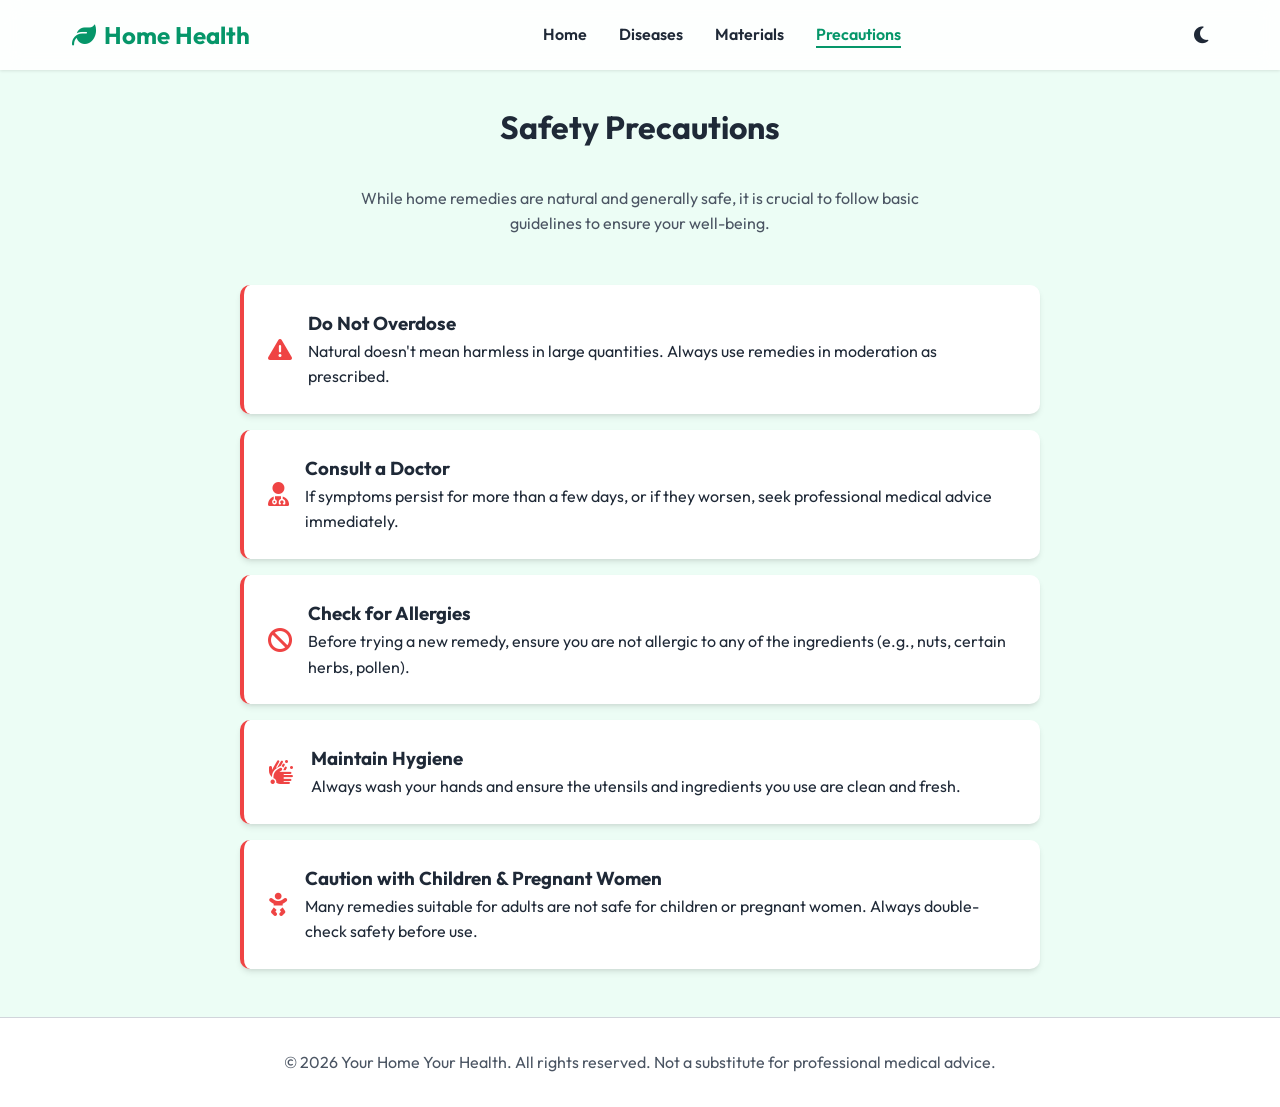
<file: precautions.html>
<!DOCTYPE html>
<html lang="en">
<head>
    <meta charset="UTF-8">
    <meta name="viewport" content="width=device-width, initial-scale=1.0">
    <title>Precautions | Your Home Your Health</title>
    <meta name="description" content="Important safety precautions when using home remedies.">
    <link rel="stylesheet" href="style.css">
</head>
<body>

    <header>
        <nav>
            <a href="index.html" class="logo">
                <i class="fa-solid fa-leaf"></i> Home Health
            </a>
            <ul class="nav-links">
                <li><a href="index.html">Home</a></li>
                <li><a href="diseases.html">Diseases</a></li>
                <li><a href="materials.html">Materials</a></li>
                <li><a href="precautions.html" class="active">Precautions</a></li>
            </ul>
            <button class="theme-switch" aria-label="Toggle Dark Mode">
                <i class="fa-solid fa-moon"></i>
            </button>
            <button class="menu-toggle" aria-label="Toggle Mobile Menu">
                <i class="fa-solid fa-bars"></i>
            </button>
        </nav>
    </header>

    <main>
        <h1 class="section-title animate-in">Safety Precautions</h1>
        <p style="text-align: center; max-width: 600px; margin: 0 auto 3rem; color: var(--text-muted);" class="animate-in">While home remedies are natural and generally safe, it is crucial to follow basic guidelines to ensure your well-being.</p>
        
        <ul class="precautions-list animate-in" style="animation-delay: 0.2s;">
            <li>
                <i class="fa-solid fa-triangle-exclamation"></i>
                <div>
                    <h3>Do Not Overdose</h3>
                    <p>Natural doesn't mean harmless in large quantities. Always use remedies in moderation as prescribed.</p>
                </div>
            </li>
            <li>
                <i class="fa-solid fa-user-doctor"></i>
                <div>
                    <h3>Consult a Doctor</h3>
                    <p>If symptoms persist for more than a few days, or if they worsen, seek professional medical advice immediately.</p>
                </div>
            </li>
            <li>
                <i class="fa-solid fa-ban"></i>
                <div>
                    <h3>Check for Allergies</h3>
                    <p>Before trying a new remedy, ensure you are not allergic to any of the ingredients (e.g., nuts, certain herbs, pollen).</p>
                </div>
            </li>
            <li>
                <i class="fa-solid fa-hands-bubbles"></i>
                <div>
                    <h3>Maintain Hygiene</h3>
                    <p>Always wash your hands and ensure the utensils and ingredients you use are clean and fresh.</p>
                </div>
            </li>
            <li>
                <i class="fa-solid fa-baby"></i>
                <div>
                    <h3>Caution with Children & Pregnant Women</h3>
                    <p>Many remedies suitable for adults are not safe for children or pregnant women. Always double-check safety before use.</p>
                </div>
            </li>
        </ul>
    </main>

    <footer>
        <p>&copy; 2026 Your Home Your Health. All rights reserved. Not a substitute for professional medical advice.</p>
    </footer>

    <script src="script.js"></script>
</body>
</html>
</file>
<file: style.css>
@import url('https://fonts.googleapis.com/css2?family=Outfit:wght@300;400;600;700&display=swap');
@import url('https://cdnjs.cloudflare.com/ajax/libs/font-awesome/6.4.0/css/all.min.css');

:root {
  /* Light Mode Colors */
  --primary-color: #059669; /* Emerald 600 */
  --primary-hover: #047857; /* Emerald 700 */
  --bg-color: #ecfdf5; /* Emerald 50 */
  --text-main: #1f2937; /* Gray 800 */
  --text-muted: #4b5563; /* Gray 600 */
  --card-bg: #ffffff;
  --border-color: #d1d5db;
  --header-bg: rgba(255, 255, 255, 0.9);
  --shadow: 0 4px 6px -1px rgba(0, 0, 0, 0.1), 0 2px 4px -1px rgba(0, 0, 0, 0.06);
  --shadow-hover: 0 10px 15px -3px rgba(0, 0, 0, 0.1), 0 4px 6px -2px rgba(0, 0, 0, 0.05);
}

[data-theme="dark"] {
  /* Dark Mode Colors */
  --primary-color: #10b981; /* Emerald 500 */
  --primary-hover: #34d399; /* Emerald 400 */
  --bg-color: #111827; /* Gray 900 */
  --text-main: #f9fafb; /* Gray 50 */
  --text-muted: #d1d5db; /* Gray 300 */
  --card-bg: #1f2937; /* Gray 800 */
  --border-color: #374151; /* Gray 700 */
  --header-bg: rgba(31, 41, 55, 0.9);
  --shadow: 0 4px 6px -1px rgba(0, 0, 0, 0.5);
  --shadow-hover: 0 10px 15px -3px rgba(0, 0, 0, 0.7);
}

* {
  margin: 0;
  padding: 0;
  box-sizing: border-box;
  font-family: 'Outfit', sans-serif;
}

body {
  background-color: var(--bg-color);
  color: var(--text-main);
  line-height: 1.6;
  transition: background-color 0.3s ease, color 0.3s ease;
  min-height: 100vh;
  display: flex;
  flex-direction: column;
}

/* Header & Navigation */
header {
  background-color: var(--header-bg);
  backdrop-filter: blur(10px);
  position: sticky;
  top: 0;
  z-index: 1000;
  box-shadow: 0 1px 3px 0 rgba(0, 0, 0, 0.1);
  transition: background-color 0.3s ease;
}

nav {
  max-width: 1200px;
  margin: 0 auto;
  padding: 1rem 2rem;
  display: flex;
  justify-content: space-between;
  align-items: center;
}

.logo {
  font-size: 1.5rem;
  font-weight: 700;
  color: var(--primary-color);
  text-decoration: none;
  display: flex;
  align-items: center;
  gap: 0.5rem;
}

.nav-links {
  display: flex;
  list-style: none;
  gap: 2rem;
  align-items: center;
}

.nav-links a {
  text-decoration: none;
  color: var(--text-main);
  font-weight: 600;
  transition: color 0.2s ease;
  position: relative;
}

.nav-links a::after {
  content: '';
  position: absolute;
  width: 0;
  height: 2px;
  bottom: -4px;
  left: 0;
  background-color: var(--primary-color);
  transition: width 0.3s ease;
}

.nav-links a:hover {
  color: var(--primary-color);
}

.nav-links a:hover::after, .nav-links a.active::after {
  width: 100%;
}

.nav-links a.active {
  color: var(--primary-color);
}

/* Dark Mode Toggle */
.theme-switch {
  background: none;
  border: none;
  color: var(--text-main);
  font-size: 1.2rem;
  cursor: pointer;
  transition: color 0.2s;
}

.theme-switch:hover {
  color: var(--primary-color);
}

/* Mobile Menu Button */
.menu-toggle {
  display: none;
  background: none;
  border: none;
  color: var(--text-main);
  font-size: 1.5rem;
  cursor: pointer;
}

/* Main Content */
main {
  flex: 1;
  max-width: 1200px;
  margin: 0 auto;
  padding: 2rem;
  width: 100%;
}

/* Hero Section */
.hero {
  text-align: center;
  padding: 4rem 1rem;
  background-image: linear-gradient(rgba(0, 0, 0, 0.6), rgba(0, 0, 0, 0.6)), url('images/hero.jpg');
  background-size: cover;
  background-position: center;
  background-attachment: fixed;
  display: flex;
  flex-direction: column;
  justify-content: center;
  align-items: center;
  min-height: 100vh;
  width: 100%;
  margin-top: -72px; /* Offset for header height assuming it's around 72px */
  padding-top: 72px;
}

.hero h1 {
  font-size: 4rem;
  margin-bottom: 1rem;
  color: #ffffff;
  text-shadow: 2px 2px 4px rgba(0,0,0,0.5);
}

.hero p {
  font-size: 1.5rem;
  color: #e5e7eb;
  max-width: 800px;
  margin: 0 auto 2rem;
  text-shadow: 1px 1px 2px rgba(0,0,0,0.5);
}

.btn {
  display: inline-block;
  padding: 0.8rem 1.5rem;
  background-color: var(--primary-color);
  color: white;
  text-decoration: none;
  border-radius: 30px;
  font-weight: 600;
  transition: background-color 0.3s, transform 0.2s;
  border: none;
  cursor: pointer;
}

.btn:hover {
  background-color: var(--primary-hover);
  transform: translateY(-2px);
}

/* Features/Cards */
.section-title {
  text-align: center;
  font-size: 2rem;
  margin-bottom: 2rem;
  color: var(--text-main);
}

.grid {
  display: grid;
  grid-template-columns: repeat(auto-fit, minmax(300px, 1fr));
  gap: 2rem;
}

.card {
  background-color: var(--card-bg);
  border-radius: 15px;
  padding: 2rem;
  box-shadow: var(--shadow);
  transition: transform 0.3s ease, box-shadow 0.3s ease;
  border: 1px solid var(--border-color);
  display: flex;
  flex-direction: column;
}

.card:hover {
  transform: translateY(-5px);
  box-shadow: var(--shadow-hover);
}

.card-icon {
  font-size: 2.5rem;
  color: var(--primary-color);
  margin-bottom: 1rem;
}

.card-img {
  width: 64px;
  height: 64px;
  object-fit: contain;
  margin-bottom: 1rem;
}

.card h3 {
  font-size: 1.5rem;
  margin-bottom: 1rem;
  color: var(--text-main);
}

.card p, .card ul {
  color: var(--text-muted);
  flex-grow: 1;
}

.card ul {
  list-style-position: inside;
  margin-top: 1rem;
}

.card ul li {
  margin-bottom: 0.5rem;
}

/* Search Bar */
.search-container {
  max-width: 500px;
  margin: 0 auto 3rem;
  position: relative;
}

.search-container input {
  width: 100%;
  padding: 1rem 1rem 1rem 3rem;
  border-radius: 30px;
  border: 2px solid var(--border-color);
  background-color: var(--card-bg);
  color: var(--text-main);
  font-size: 1rem;
  outline: none;
  transition: border-color 0.3s;
}

.search-container input:focus {
  border-color: var(--primary-color);
}

.search-container i {
  position: absolute;
  left: 1.2rem;
  top: 50%;
  transform: translateY(-50%);
  color: var(--text-muted);
}

/* Contact Form */
.contact-form {
  max-width: 600px;
  margin: 0 auto;
  background-color: var(--card-bg);
  padding: 2rem;
  border-radius: 15px;
  box-shadow: var(--shadow);
  border: 1px solid var(--border-color);
}

.form-group {
  margin-bottom: 1.5rem;
}

.form-group label {
  display: block;
  margin-bottom: 0.5rem;
  font-weight: 600;
}

.form-group input, .form-group textarea {
  width: 100%;
  padding: 0.8rem;
  border-radius: 8px;
  border: 1px solid var(--border-color);
  background-color: var(--bg-color);
  color: var(--text-main);
  font-family: 'Outfit', sans-serif;
}

.form-group input:focus, .form-group textarea:focus {
  outline: none;
  border-color: var(--primary-color);
}

/* Precautions List */
.precautions-list {
  list-style: none;
  max-width: 800px;
  margin: 0 auto;
}

.precautions-list li {
  background-color: var(--card-bg);
  margin-bottom: 1rem;
  padding: 1.5rem;
  border-radius: 10px;
  box-shadow: var(--shadow);
  display: flex;
  align-items: center;
  gap: 1rem;
  border-left: 4px solid #ef4444; /* Red warning border */
}

.precautions-list li i {
  color: #ef4444;
  font-size: 1.5rem;
}

/* Footer */
footer {
  background-color: var(--card-bg);
  text-align: center;
  padding: 2rem;
  margin-top: auto;
  border-top: 1px solid var(--border-color);
}

footer p {
  color: var(--text-muted);
}

/* Animations */
@keyframes fadeIn {
  from { opacity: 0; transform: translateY(20px); }
  to { opacity: 1; transform: translateY(0); }
}

.animate-in {
  animation: fadeIn 0.6s ease-out forwards;
}

/* Responsive Design */
@media (max-width: 768px) {
  .menu-toggle {
    display: block;
  }

  .nav-links {
    display: none;
    flex-direction: column;
    width: 100%;
    position: absolute;
    top: 100%;
    left: 0;
    background-color: var(--header-bg);
    padding: 1rem 0;
    box-shadow: 0 4px 6px -1px rgba(0, 0, 0, 0.1);
  }

  .nav-links.active {
    display: flex;
  }

  .hero h1 {
    font-size: 2rem;
  }
}
@media (max-width: 768px) {
    nav {
        flex-direction: column;
        align-items: center;
    }

    .nav-links {
        flex-direction: column;
        text-align: center;
        gap: 10px;
        margin-top: 10px;
    }

    .hero {
        padding: 20px;
        text-align: center;
    }

    .grid {
        display: grid;
        grid-template-columns: 1fr;
    }

    .card {
        margin-bottom: 20px;
    }

    input,
    textarea,
    button {
        width: 100%;
        box-sizing: border-box;
    }
}
</file>
